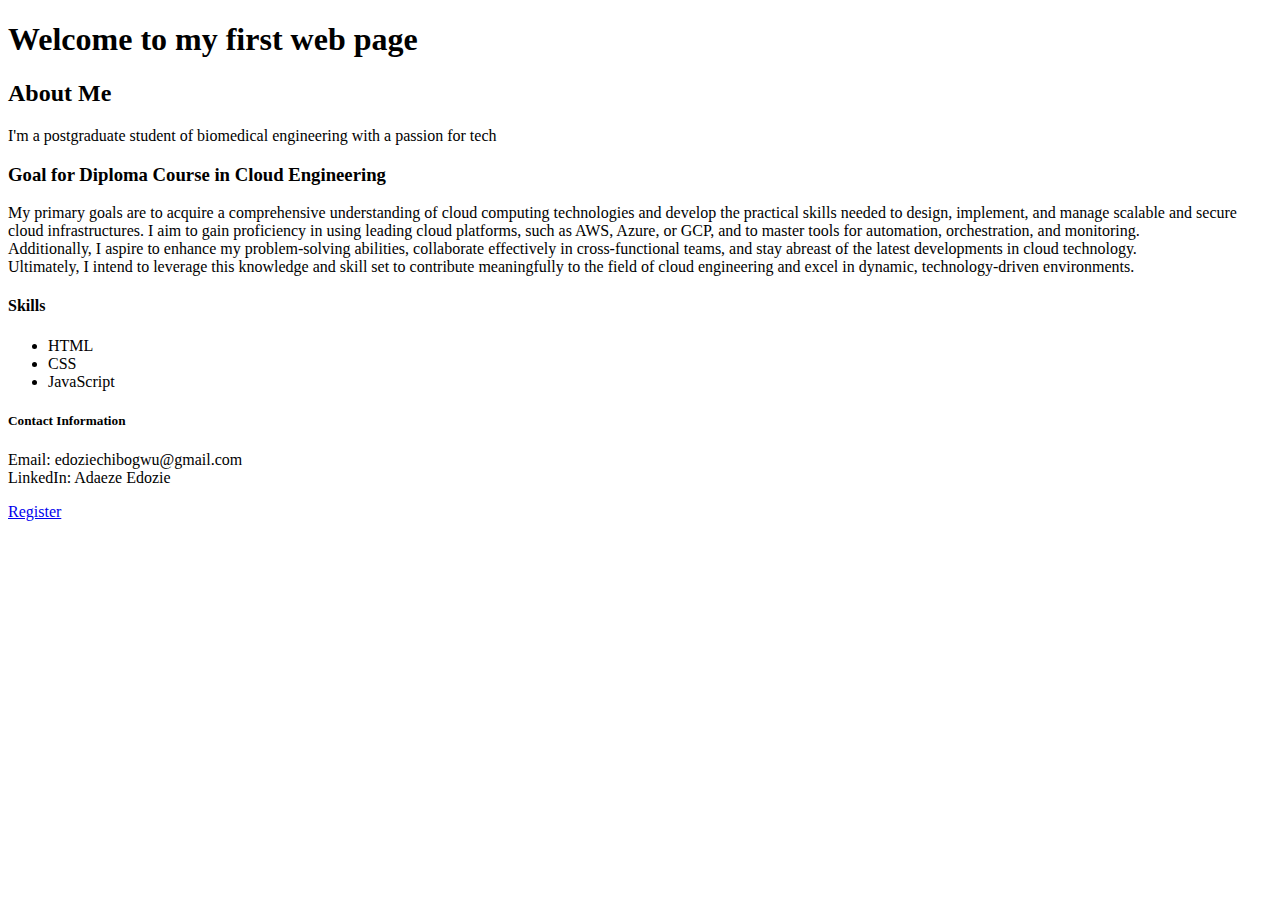
<file: Assignment 1/index.html>
<!DOCTYPE html>
<html lang="en">
<head>
    <meta charset="UTF-8">
    <meta http-equiv="X-UA-Compatible" content="IE=edge">
    <meta name="viewport" content="width=device-width, initial-scale=1.0">
    <title>My First Web Page</title>
</head>
<body>

    <h1>Welcome to my first web page</h1>

    <h2>About Me</h2>
    <p>I'm a postgraduate student of biomedical engineering with a passion for tech</p>

    <h3>Goal for Diploma Course in Cloud Engineering</h3>
    <p>My primary goals are to acquire a comprehensive understanding of cloud computing technologies and develop the practical skills needed to design, implement, and manage scalable and secure cloud infrastructures. I aim to gain proficiency in using leading cloud platforms, such as AWS, Azure, or GCP, and to master tools for automation, orchestration, and monitoring.</br>Additionally, I aspire to enhance my problem-solving abilities, collaborate effectively in cross-functional teams, and stay abreast of the latest developments in cloud technology. </br>Ultimately, I intend to leverage this knowledge and skill set to contribute meaningfully to the field of cloud engineering and excel in dynamic, technology-driven environments.</p>

    <h4>Skills</h4>
    <ul>
        <li>HTML</li>
        <li>CSS</li>
        <li>JavaScript</li>
        
    </ul>

    <h5>Contact Information</h5>
    <p>Email: edoziechibogwu@gmail.com</br>LinkedIn: Adaeze Edozie</p>
   

    <a href="registration.html">Register</a>
</body>
</html>
</file>
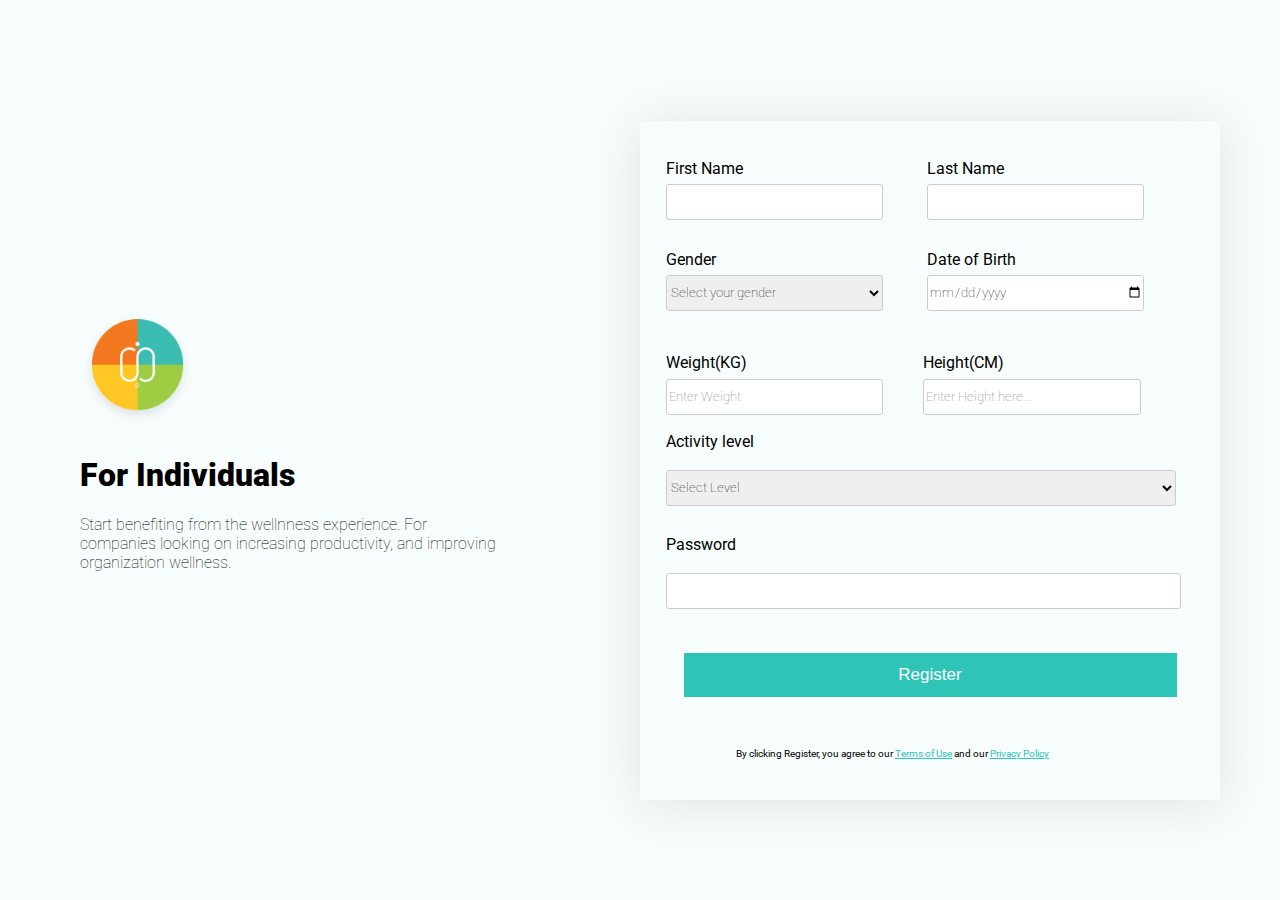
<file: Assignment 2/index.html>
<!DOCTYPE html>
<html lang="en">
<head>
    <meta charset="UTF-8">
    <meta name="viewport" content="width=device-width, initial-scale=1.0">
    <link rel="stylesheet" href="style.css">    
    <title>Form</title>
</head>
<body>
    <!DOCTYPE html>
<html>
<head>
    <title> Form </title>
</head>
<body>

  <!-- main content-->
<div id="main">
<!-- intro and logo -->
    <div id="intro">
        <img src="image/Logo.png" alt="logo">
        <article>
        <h1>For Individuals</h1>
        <!--text-->
         <p id="intro-p">
            Start benefiting from the wellnness experience. For
            companies looking on increasing productivity, and improving
            organization wellness.
         </p>
        </article> 
   </div>
   

<!--form section-->
    <div id="form-box"> 
        <form action="/submit_application" method="post">

  
        <div id="fname">
          <label id="label" for="fname">First Name</label><br>
          <input type="text" class="input" name="fname" required>
         </div>
         <div id="lname">
          <label id="label"  for="lname">Last Name</label><br>
          <input type="text"  class="input"  name="lname" >
         </div>
<!--gender-->
         <div id="gender">
          <label id="label"  for="gender">Gender</label><br>
          <select  name="gender" class="input" required>
            <option id="option" value="" disabled selected>Select your gender</option>
            <option  id="option" value="male">Male</option>
            <option id="option" value="female">Female</option>
            <option id="option" value="other">Other</option>
          </select>
         </div>
  

<!--date of birth-->
<div id="dob">
  <section>
     <label id="label"  for="dob">Date of Birth</label><br>
     <input type="date"  class="input" name="dob" required>
       </section>
     </div>

          <!-- Weight Input -->
      <div id="weight" >
        <section>
        <label id="label" for="weight">Weight(KG)</label><br>
       <input type="number" id="weight-box "  class="input" name="weight" placeholder="Enter Weight" required>
       </section>
      </div>
<!---height-->
        <div id="height">
          <section>
        <label id="label" for="height">Height(CM)</label><br>
      <input type="number" id="height-box"  class="input"   name="height" placeholder="Enter Height here..." required>
      <br>
      </section>
        </div>
     <!--activity-->
      <div id="activity">
        <label for="Activity Level"> Activity level</label><br>
        <select id="Activity" class="activityinput" name="activity" required>
          <option value="" disabled selected>Select Level</option>
            <option value="regular">regular</option>
            <option value="not so regular">not to regular</option>
            <option value="once once sha">once once sha</option>
         </select>
        </div>
   <!--password-->
       <div id="password">
        <label for="password">Password</label><br>
        <input type="password" class="password" name="password" required><br>
       </div>

      <!--register-->
       <div id="register">
        <button class="btn" type="submit">Register</button>
       </div>
       <p id="form-text">By clicking Register, you agree to our <a href="url">Terms of Use</a> and our <a href="url">Privacy Policy</a></p>
    </form>

    </div>


</div>
</body>
</html>
</file>
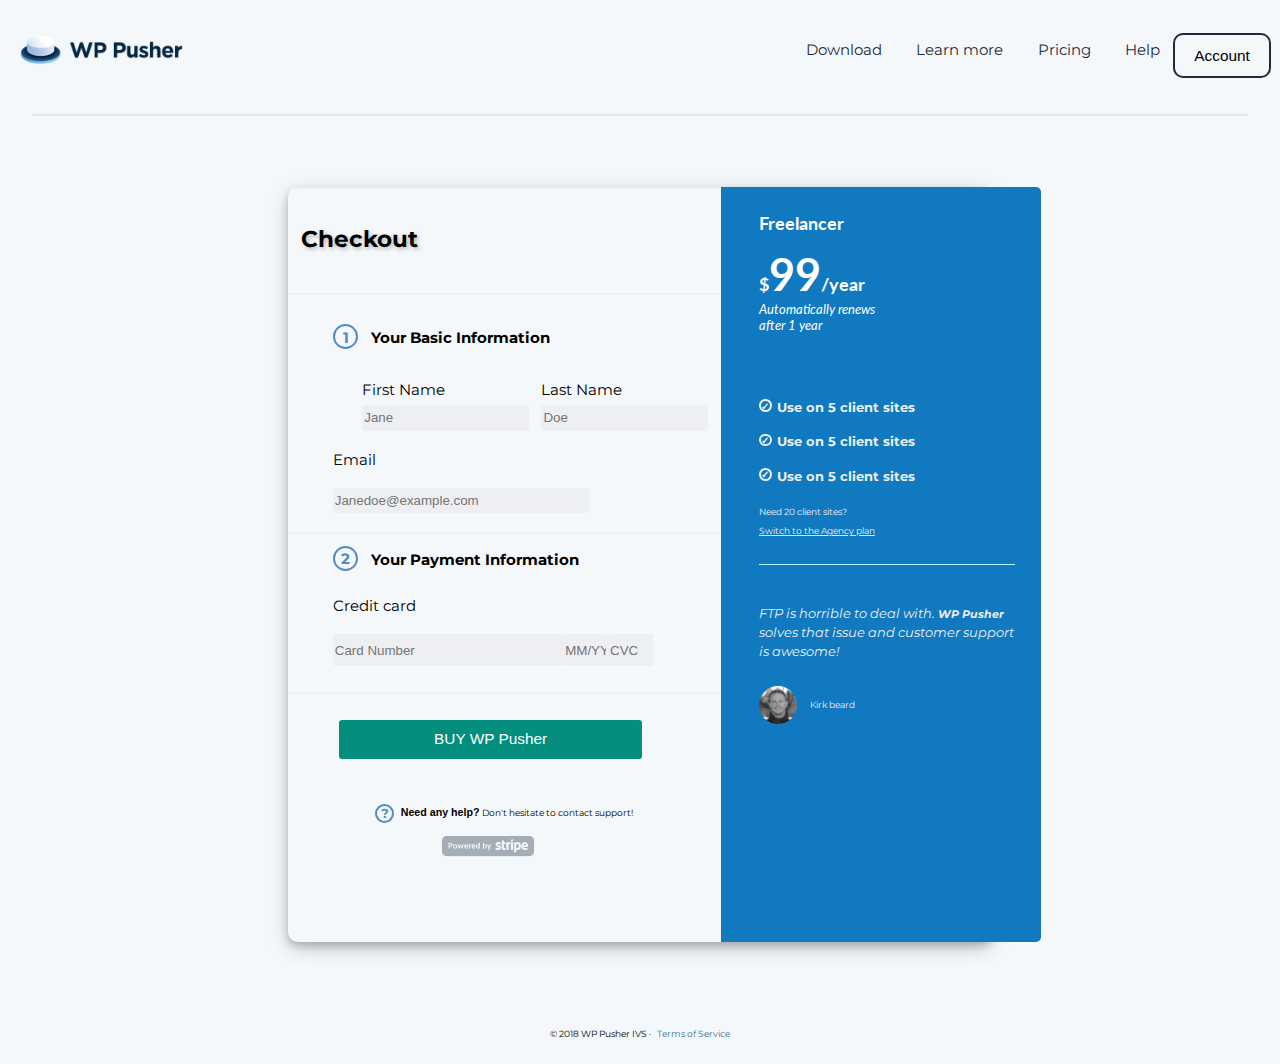
<file: Assignment 3/index.html>
<!DOCTYPE html>
<html lang="en">
<head>
    <meta charset="UTF-8">
    <meta name="viewport" content="width=device-width, initial-scale=1.0">
    <meta name="viewport" content="width=device-width, initial-scale=1">

    <link rel="preconnect" href="https://fonts.googleapis.com">
    <link rel="preconnect" href="https://fonts.gstatic.com" crossorigin>
    <link href="https://fonts.googleapis.com/css2?family=Lato:ital,wght@0,100;0,300;1,100;1,400&family=Montserrat&family=Roboto:wght@100;500;900&display=swap" rel="stylesheet">
    <link rel="preconnect" href="https://fonts.googleapis.com">
    <link rel="preconnect" href="https://fonts.gstatic.com" crossorigin>
    <link href="https://fonts.googleapis.com/css2?family=Lato:ital,wght@1,100&display=swap" rel="stylesheet">
    <link rel="stylesheet" href="style.css">
   <title>WP Pusher</title>
</head>
<body>

<!--Navigation menu-->
    
        <nav id="navbar" class="navbar">
            <span class="logo">
                       <a> <img src="image/wppusher-logo copy.png" id="logo" ></a>
            </span>
            <ul>
                <li><a href="#">Download</a></li>
    <li id="nav-txt"><a href="#">Learn more</a></li>
    <li><a href="#">Pricing</a></li>
    <li><a href="#">Help</a></li>
    <button  class="nav-btn">Account</button>
</ul>      
      
  </nav>  
<hr>


  <!--Main menus-->
<main id="main">
    <!--form-->
    <div id="form-card">
        <div id="right">
             <form>
                <section class="head-text">
                <div id="head-text">
                    <h2>Checkout</h2>
                    </div>
                </section>
                <section class="name-section">
                <span id="basic-info"><span class="circle"><h4 class="text-circle">1</h4></span><h4>Your Basic Information</h4></span>
                <div id="name">
                    <div id="fname">
                <label for="fname">First Name</label><br>
                <input type="text" class="label"   name="fname" placeholder="Jane" required>
                  </div>
                  <div id="fname">
                <label for="lname">Last Name</label><br>
                <input type="text"  class="label" id="lname" placeholder="Doe" required>
                  </div>
                 </div>
               </section>
                   <div id="email-box"> 
                <label for="email">Email</label><br>
                <input type="text" id="email" name="email" placeholder="Janedoe@example.com" required>
                </div>
                 <section id="pay-section">

                    <div id="bottom-text">
                <span id="basic-info"> <span class="circle"><h4 class="text-circle">2</h4></span><h4>Your Payment Information</h4></span>
                </div>   
                <div id="creditCard">
                  <label for="cardNumber">Credit card</label><br>
                  <div id="credit-input">
                   <input type="text" id="cardNumber" name="cardNumber" placeholder="Card Number" required>
                   <input type="text" id="expirationDate" name="expirationDate" placeholder="MM/YY" required>
                   <input type="text" id="cvv" name="cvv" placeholder="CVC" required>
                  </div>
                   </div>
                 </section>
                   
                 <div id="Buy">
                    <button id="btn" class="btn" type="submit">BUY WP Pusher</button>
                   </div>
                 
                   <div id="footer">
                   <div id="footer-text"><span class="ft-circle"><h4>?</h4></span><span><h5 id="help">Need any help?</h5> <p>Don't hesitate to contact support!</p></span></div>
                      <img id="foot-btn" src="image/powered_by_stripe.png">  
                   <!-- <button id="foot-btn"> powered by <span>stripe</span></button> -->
                    </div>
             
                    </form>
            </div>
    
       <div id="left">
<div id="left-text">
    <div id="colum-1">
     <h3>Freelancer</h3>
     <h3>$<span id="big-num">99</span>/year</h3>
     <i>Automatically renews after 1 year</i>
    </div>
    <div id="colum-2">
        <div id="colum2-tick"><span class="r-circle"><h4 id="r-4">✓</h4></span><h5>Use on 5 client sites</h5></div>  
     <div  id="colum2-tick" ><span class="r-circle"><h4 id="r-4">✓</h4></span><h5>Use on 5 client sites</h5> </div>   
     <div  id="colum2-tick" ><span class="r-circle"><h4 id="r-4">✓</h4></span><h5>Use on 5 client sites</h5> </div>   
       <br>

       <p id="col2-txt">Need 20 client sites?</p><br>
       <p><a href="" id="col2-a">Switch to the Agency plan</a></p>
     </div>
</div>

<div id="column-3">
    <i id="colum-h5">
        FTP is horrible to deal with.
          <h5>WP Pusher</h5> solves that issue 
        and customer support is awesome!
        </i><br>
    <div id="l-footer">
    <img id="left-img" src="image/Bitmap.png" alt="icon of kirk bird"><p id="img-p">Kirk beard</p>
    </div>
</div>
   
    </div>
</div>
</main>


<footer id="foot">
    <div id="terms-txt">
    <p id="terms-txt"> © 2018 WP Pusher IVS ·  <a id="terms"> Terms of Service</a></p>
    </div>
</footer>
</body>
</html>
</file>
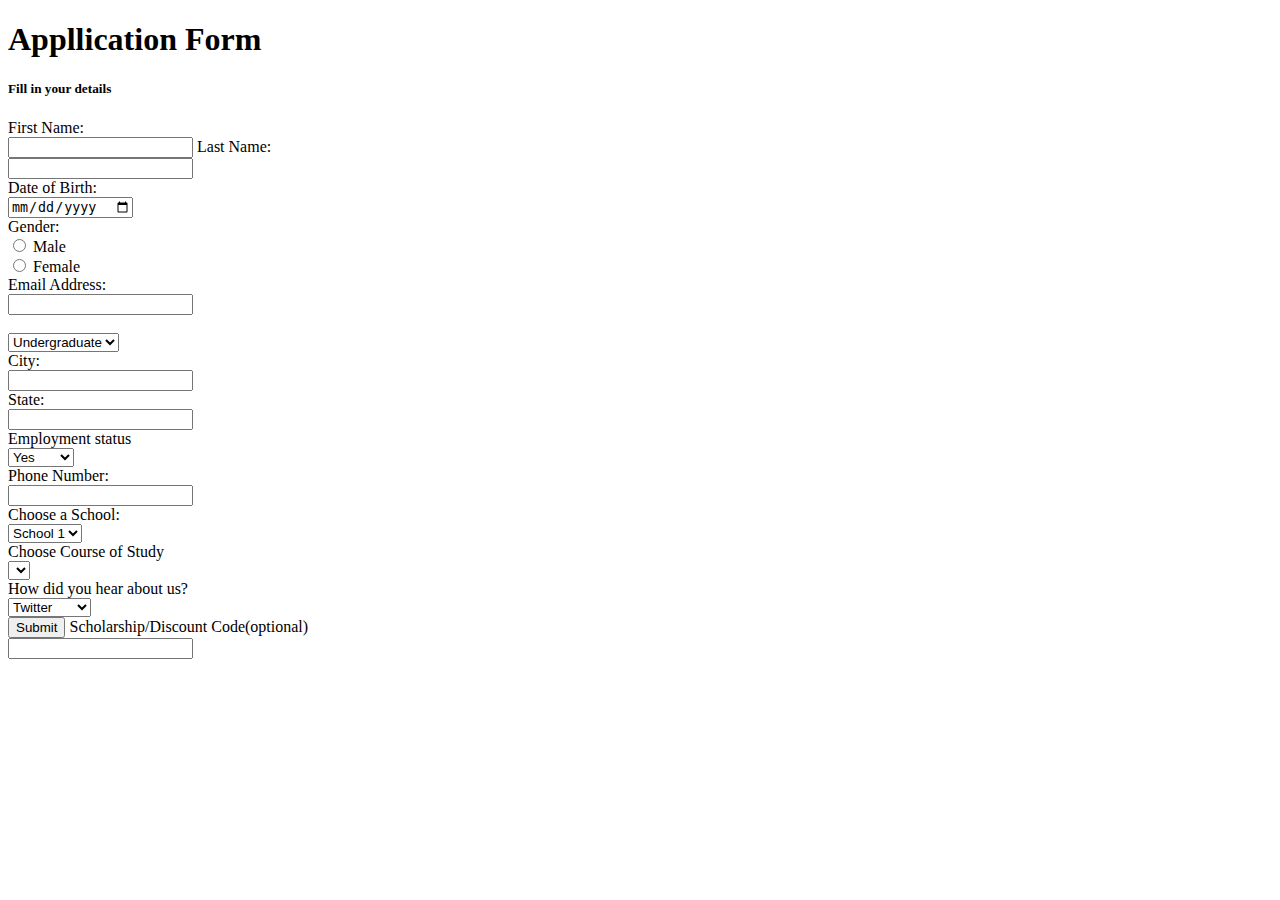
<file: Assignment 1/registration.html>
<!DOCTYPE html>
<html lang="en">
<head>
    <meta charset="UTF-8">
    <meta name="viewport" content="width=device-width, initial-scale=1.0">
    <title>Application Form</title>
</head>
<body>
    <!DOCTYPE html>
<html>
<head>
    <title>School Application Form</title>
</head>
<body>
    <!--form-->
    <h1>Appllication Form</h1>
    <form action="/submit_application" method="post">
        <h5>Fill in your details</h5>

        <label for="fname">First Name:</label><br>
        <input type="text" id="fname" name="fname">

        <label for="lname">Last Name:</label><br>
        <input type="text" id="lname" name="lname"><br>

        <label for="dob">Date of Birth:</label><br>
        <input type="date" id="dob" name="dob"><br>

        <label for="gender">Gender:</label><br>
        <input type="radio" id="male" name="gender" value="male">
        <label for="male">Male</label><br>
        <input type="radio" id="female" name="gender" value="female">
        <label for="female">Female</label><br>

        <label for="email">Email Address:</label><br>
        <input type="email" id="email" name="email"><br>

        <label for="Educational Level"></label><br>
        <select id="education" name="education">
            <option value="undergraduate">Undergraduate</option>
            <option value="Graduate">Graduate</option>
            <option value="postGraduate">PostGraduate</option>
         </select><br>

        <label for="city">City:</label><br>
        <input type="text" id="city" name="city"><br>

        <label for="state">State:</label><br>
        <input type="text" id="state" name="state"><br>

        <label for="Employment">Employment status</label><br>
        <select id="employment" name="employment">
           <option value="Yes">Yes</option>
           <option value="No">No</option>
           <option value="student">student</option>
        </select><br>

        <label for="phone">Phone Number:</label><br>
        <input type="tel" id="phone" name="phone"><br>

        <label for="school">Choose a School:</label><br>
        <select id="school" name="school">
           <option value="school1">School 1</option>
           <option value="school2">School 2</option>
           <option value="school3">School 3</option>
        </select><br>

        <label for="school">Choose Course of Study</label><br>
        <select id="Course" name="Course">
           <option value="Course1"></option>
           <option value="Course2"></option>
           <option value="Course3"></option>
        </select><br>

        <label for="media">How did you hear about us?</label><br>
        <select id="school" name="school">
           <option value="twitter">Twitter</option>
           <option value="Facebook">Facebook</option>
           <option value="Instagram">Instagram</option>
           <option value="whatsapp">Whatsapp</option>
           <option value="Friend">Friend</option>
           <option value="BillBoard">BillBoard</option>
           <option value="other">Other</option>
        </select><br>
       
        <input type="submit" value="Submit">

        <label for="">Scholarship/Discount Code(optional)</label><br>
        <input type="text" id="country" name="country"><br>
    
        </form>
</body>
</html>
</file>
<file: Assignment 2/style.css>
@import url('https://fonts.googleapis.com/css2?family=Montserrat&family=Roboto:wght@100;500;900&display=swap');

*{
  box-sizing: border-box;
} 


:root {
        --green: #2EC4B6;
  }

 html, body{
    margin:0;
    padding: 0;
    background-color: #f7fdfc;
   font-family: 'Montserrat', sans-serif;
font-family: 'Roboto', sans-serif;
}


#main{
    display: flex;
    flex-direction: row;
    align-items: center;
    justify-content: center;
    width: 100%;
    min-height: 100vh;
}

#intro{
width: 100%;
max-width: 460px;
margin: 0 auto;
padding: 20px;
box-sizing: border-box;
}

#intro img{
    width: 100%;
    height: auto;
    max-width: 9vw;
}

h1{
  font-weight: 900;
}

#intro-p{
font-weight: 100;
}

h1{
    font-weight: 900;
}

input, select, option{
    font-family: 'Montserrat', sans-serif;
    font-family: 'Roboto', sans-serif;
    font-weight: 100;
}

#form-box{
    display: flex;
    flex-direction: row;
    flex-wrap: wrap;
    justify-content: flex-start;
    margin-top: 20px;
    width: 100%;
    max-width:580px;
    height: 679px;
    margin-right:auto;
    margin-left: auto;
    box-shadow: 0px 4px 50px 0px rgba(4, 8, 19, 0.1);
}

#form-text{
    margin-left: 6rem;
    font-size: 0.8vw;
}

a{
    color: var(--green);
}

form{
 display: flex;
 flex-direction: row;
flex-wrap: wrap;
margin-top: 2vw;

}
  
#fname {
    width: 45%;
padding-top: 1vw;;
    height: 7.2%;
   padding-left: 2vw;

}

#lname {
    width: 45%;
padding-top: 1vw;
height: 7.2%;
   padding-left: 2vw;
}


 .input{
    min-width: 17vw; 
    height: 4vh;
    border: 0.5px solid #ccc;
    font-weight: 100;
    margin-top: 0.5vw;
    border-radius: 3px;
   }

   input{
    border:none;
}

input:focus, textarea:focus, select:focus
{
border: 1px solid var(--green);
box-shadow: 0 0 3px var(--green);
outline-offset: 0px;
outline: none;
}  


#gender{
    width: 45%;
    padding-left: 2vw;
    padding-top: 2.1vw;
}

#dob{
    width: 45%;
    margin-top: 2.1vw;
    padding-left: 2vw;
}

#weight{
    width: 40%;
    padding-top: 1vw;;
        height: 7.2%;
       padding-left: 2vw;

}


#height{
    width: 40%;
    padding-top: 1vw;
        height: 7.2%;
       padding-left: 4vw;
       
}


#activity{
    display: flex;
    flex-direction: column;
    justify-content: center;
    width: 97%;
    padding-left: 2vw;
}

select{
    border-radius: 3px;;
}

.password{
    border-radius: 3px;
}
.activityinput{
    width: 95%;
    height: 4vh;
    border: 1px solid #ccc;
}


#password{
    display: flex;
    flex-direction: column;
    justify-content: center;
    width: 98%;
    padding-left: 2vw;
}

.password{
    width: 95%;
    height: 4vh;
    border: 1px solid #ccc;
}

#register{
    width: 100%;
    display: flex;
    flex-direction: column;
    flex-wrap: nowrap;
    align-items: center;
}


.btn{
    background: var(--green);
    color: white;
    padding: 12px;
    margin: 10px 0;
    border: none;
    width: 85%;
    cursor: pointer;
    font-size: 17px;
}




/*media query for extrta large devices*/
@media only screen and (min-width: 1540px) {

  #form-box{
      display: flex;
      flex-direction: row;
      flex-wrap: wrap;
      justify-content: space-between;
      margin-top: 20px;
      width: 100%;
      max-width:1000px;
      height: 800px;
      margin-right:auto;
      margin-left: auto;
      box-shadow: 0px 4px 50px 0px rgba(4, 8, 19, 0.1);
  }

  #fname{
      width: 40%;
      margin-left: 0vw;
      margin-right: 3vw;
      padding-right:2vw;
        }
  #lname{
          width: 30%;
        
  }

  #lname input{
      padding-left: 10vw;
  }

 #gender{
  width:40%;
  padding-top: 1;
 }

 #dob{
  width: 40%;
  margin-left: 3vw;
 }

 #weight{
   width: 40%;
   margin-bottom: 2vw;
 }
 
 #height{
  margin-bottom: 2vw;
  width: 40%;
  margin-left: 1vw;
 }

  #activity{
      padding-top: 0%;
   width: 98%;
   padding-top: 0%;
  }

#password{
  width: 98%;
}


#form-text{
  margin-left: 14rem;
  font-size: 0.8vw;
}

.input{
  min-width: 23vw; 
   height: 4vh;
  border: 0.5px solid #ccc;
  font-weight: 100;
  margin-top: 0.5vw;
 }

 input{
  border:none;
}


}

@media only screen and (max-width: 1024px) {


    #form-box{
        display: flex;
        flex-direction: row;
        flex-wrap: wrap;
        justify-content: space-between;
        margin-top: 20px;
        width: 100%;
        max-width:1000px;
        height: 800px;
        margin-right:auto;
        margin-left: auto;
        box-shadow: 0px 4px 50px 0px rgba(4, 8, 19, 0.1);
    }

    #fname{
        width: 40%;
        margin-left: 0vw;
        margin-right: 3vw;;
    }
    #lname{
            width: 40%;
          
    }

    #lname input{
        padding-left: 10vw;
    }

   #gender{
    width:40%;
    padding-top: 1;
   }

   #dob{
    width: 40%;
    margin-left: 3vw;
   }

   #weight{
     width: 40%;
     margin-bottom: 2vw;
   }
   
   #height{
    margin-bottom: 2vw;
    width: 40%;
    margin-left: 1vw;
   }

    #activity{
        padding-top: 0%;
     width: 98%;
     padding-top: 0%;
    }

  #password{
    width: 98%;
  }


  #form-text{
    margin-left: 14rem;
    font-size: 0.8vw;
}

.input{
    min-width: 24vw; 
     height: 4vh;
    border: 0.5px solid #ccc;
    font-weight: 100;
    margin-top: 0.5vw;
   }

   input{
    border:none;
}


}


/* Media Query for smaller screens */
@media (max-width: 768px) {
    #main {
      flex-direction: column; 
    }
  
    #form-box {
      margin-top: 20px;
      width: 90%;
       /* height:; */
      max-width: 100%;
      margin-left: auto;
      margin-right: auto;
      margin-bottom: 50px;
      height: 70vh;
    }



#intro img{
    width: 100%;
    height: auto;
    max-width: 12vw;
}

    .input{
        width: 100%;
    }

    #fname{
        margin-top: 1vw;
        width: 97%;
    }
    #lname{
        width: 97%;
    }

   #gender{
    width:97%;
   }

   #dob{
    width: 97%;
    margin-left: 0vw;
   }

   #weight{
     width: 97%;
     margin-bottom: 2vw;
   }
   
   #height{
    margin-bottom: 2vw;
    width: 97.5%;
    padding-left: 2%;
    margin-left: 0vw;
   }

    #activity{
        padding-top: 0%;
     width: 100%;
     padding-top: 0%;
    }

  #password{
    width: 100%;
  }

  /* #form-text{
    margin-top: 35vw;
  } */

 .input{
    min-width: 17vw; 
    height: 4vh;
    border: 1px solid #ccc;
    font-weight: 100;
    margin-top: 0.8vw;
   }

   #form-text{
    margin-left: 22vw;
    font-size: 2vw;
    margin-top: 100px;
    width: 40vw;
}
  }



  /* Media Query for tablets */
@media (max-width: 768px) {

    #main {
        flex-direction: column; 
      }
    
      #form-box {
        margin-top: 20px;
        width: 90%;
         /* height:; */
        max-width: 100%;
        margin-left: auto;
        margin-right: auto;
        margin-bottom: 50px;
        height: 65vh;
      }


      .input{
        width: 100%;
    }

    #fname{
        margin-top: 1.5vw;
        width: 97%;
    }
    #lname{
        width: 97%;
        margin-top: 1.5vw;
    }

   #gender{
    width:97%;
   }

   #dob{
    width: 97%;
    margin-left: 0vw;
   }

   #weight{
     width: 97%;
     margin-bottom: 2vw;
     margin-top: 1.5vw;
   }
   
   #height{
    margin-bottom: 2vw;
    width: 97.5%;
    padding-left: 2%;
    margin-left: 0vw;
   }

    #activity{
        padding-top: 0%;
     width: 100%;
     padding-top: 0%;
    }

  #password{
    width: 100%;
  }

  /* #form-text{
    margin-top: 35vw;
  } */

 .input{
    min-width: 17vw; 
    height: 4vh;
    border: 1px solid #ccc;
    font-weight: 100;
    margin-top: 0.8vw;
   }

   #form-text{
    text-align: center;
    margin-left: 22vw;
    font-size: 2vw;
    margin-top: 70px;
    width: 40vw;
}

}

/*for smaller screens*/

@media (max-width: 425px) {
  
    #form-box {
        margin-top: 20px;
        width: 90%;
    
        max-width: 100%;
        margin-left: auto;
        margin-right: auto;
        margin-bottom: 50px;
        height: 60vh;
      }

      #form-text{
        text-align: center;
        margin-left: 9vw;
        font-size: 3.5vw;
        margin-top: 70px;
        width: 71vw;
    }



}
</file>
<file: Assignment 3/style.css>
*{
    box-sizing: border-box;
  }
  
  html, body{
    padding: 0;
    margin: 0;
    font-family: 'Lato', sans-serif;
  font-family: 'Montserrat', sans-serif;
  /* font-family: 'Roboto', sans-serif; */
  background: #F5F8FA;
  display: flex;
  flex-direction:column ;
  }
  
  /*nav */
  #navbar {
    display: flex;
    flex-direction: row;
    width: 100%;
    margin-top: 0.9vw;  
  }
  
   hr{
    border: none;
    border-top: 2px solid #E0E6EA;
    margin: 20px 0; 
    width: 95%;
    align-self: center;
   }
  
  #logo{
    max-width: 80%;
    height: auto;
    margin-top: 1vw;
  }
  
  #navbar ul{
    display: flex;
    flex-direction: row;
    align-self: flex-end;
    flex-wrap: nowrap;
    color: #1D2C3C;
  
  }
  
  ul{
    margin-left: auto;
    list-style: none;
   
  }
  
  li{
  
    padding:1vw;
    color: #1D2C3C;
  }
  #nav-txt{
  color: #1D2C3C;
  }
  a{
    text-decoration: none;
    color: #1D2C3C;
  }
  a:hover{
    color: #1179BF;
    border-radius: 10px; 
  } 
  
  h3{
    margin-top: 3vh;
  }
  
  .nav-btn{
    display: flex;
    align-items: center;
    padding:0.2vw 1.5vw;
    /* font-size: 0.8vw; */
    border: 2px solid #1D2C3C;
    background: #F5F8FA;
    border-radius: 10px;
    margin-right:1vh;
    height: 5vh;
    margin-top: 0.7vh;
    font-size: 1.2vw;
  }
  
  
  .logo, a{
  margin-top: 1vh;
  margin-left: 1vh;
    text-decoration: none;
  }
  .logo,a:hover{
    text-decoration: none;
      pointer-events: none; 
  }
  /* main */
  #main{
    display: flex;
    justify-content: center;
    margin-top: 4vw;
    height: 50vw;
    /* width: 90%; */
    padding-right: 0%;
  }
  
  /*form card*/
  #form-card{
    display: flex;
    flex-direction: row;
    width: 55%;
    height: 52vw;
    border-radius: 10px;
    box-shadow: 0 4px 8px 0 rgba(0, 0, 0, 0.2), 0 6px 20px 0 rgba(0, 0, 0, 0.19);
  }
  
  /*dimensions for right side*/
  #right{
    width: 50vw;
    margin-left: 0vw;
    height:50vw;
    
  }
  
  /*dimensions for left side*/
  #left{
    display: flex;
    flex-direction: column;
    background: #1179BF;
    width: 20vw;
    height: 52vw;
    padding-left: 0%;
    border-top-right-radius:5px ;  
    border-bottom-right-radius:5px ;     
  }
  
  
  /*styling for left side*/
  #head-text{
     border-bottom: 2px solid #EDEFF2;
     border-top: 2px solid #EDEFF2;
     height:12vh;
  
  }
  
  
  #head-text h2{
  margin-left: 1vw;
  margin-top: 4vh;
  margin-bottom: 8vh; 
  }
  
  
  
  h2{
    text-shadow: 2px 2px 4px rgba(0, 0, 0, 0.25);
  }
  
  
  #bottom-text{
    height: 4vw;
    border-top: 2px solid #EDEFF2;
    display: flex;
    flex-direction: row;
    align-items: center;
  }
  #bottom-text h2{
    margin-left: 1vw;
    padding-top: 5vw;
    margin-bottom: 4vh; 
  }
  
  #pay-section{
    padding-bottom: 2vw;
    border-bottom: 2px solid #EDEFF2;
  }
  
  .circle{
    display: inline-block;
    position: relative;
    border-radius: 50%;
    width: 2vw;
    height: 2vw;
    overflow: hidden;
    margin-top: 1.8vh;
    margin-right: 1vw;;
  }
  
  .circle h4{
    position: absolute;
    top: 50%;
    left: 50%;
    transform: translate(-50%, -50%);
    margin: auto;
    color: #548BC5 ;
  }
  
  .text-circle{
    color: #548BC5;
  }
  
  .circle {
    border: 2px solid #548BC5
  }
  
  #basic-info{
    display: flex;
    flex-direction: row;
    flex-wrap: nowrap;
    margin-left:3.5vw;
    height: 8vh;
    margin-top: 1vw;
  }
  
  #name{
  width: 70%;   
  display: flex;
  flex-direction: row;
  flex-wrap: nowrap;
  margin-left:5.8vw;
  margin-bottom: 1.5vw;
  justify-content: space-around;
  }
  
  #name input{
    width: 13vw;
    height: 2vw;;
  }
  #fname{
  padding-right:1vw;
  }
  
  #email-box{
  width: 20vw; 
  display: flex;
  flex-direction: column;
  flex-wrap: nowrap;
  margin-left:3.5vw;
  margin-bottom: 1.5vw;
  }
  
  #email-box input{
    height: 2vw; 
    border-radius: 3px
    
  }
  
  #creditCard{
    width: 70%;   
    display: flex;
    flex-direction: column;
    flex-wrap: nowrap;
    margin-left:0vw;
    justify-content: space-around;
  }
  
  #credit-input{
    width: 25vw;  
    display: flex;
   flex-direction: row;
    margin-left:3.5vw;
    justify-content: space-around;
  }
  input{
  background: #EDEFF2;
  border:none;
  border-radius: 3px;
  }
  
  .label{
  margin-top: 0.5vw;
  }
    
  #creditCard label{
    margin-left: 3.5vw;
    margin-top: 1vw;
   }
  
  #cardNumber{
    width:25vw;
  }
  
  #cvv{
    width:3.5vw;
  }
  
  
  
  #expirationDate{
    width:3.5vw;
    height: 2.5vw;
  }
  
  
  
  #btn{
    background-color: #038E7D;
    color: white;
    padding: 0.5vw;
    margin: 2vw 0;
    margin-left: 4vw;;
    border: none;
    width: 70%;
    cursor: pointer;
    font-size: 1.2vw;
    border-radius: 3px;
    height: 4.4vh;
    display: 1nlie-block;
  }
  
  
  #footer{
    display: flex;
    align-items: center;
    justify-content: space-between;
    margin-left:3vw;
    height: 5vw;
  }
  
  #footer,p{
    font-size: 0.7vw;
      width: 3vw;
        margin-bottom: 2vw;;
      display: inline;
        }   
  
  #footer, h5{
  font-size: smaller; 
  display: inline;     
        }
  #help{
    font-family: 'Lato', sans-serif;
    font-family: 'Onest', sans-serif;
  
    }
  #foot-btn{
  margin-top: 1vw;
  margin-left: 12vw;
  color: #FFFFFF;
  font-size: 1vw;
  border: none;
  }
  
  .ft-circle{
    display: inline-block;
    position: relative;
    border-radius: 50%;
    width: 1.5vw;
    height: 1.5vw;
    overflow: hidden;
    margin-top: 0vw;
    margin-right: 0.5vw;
    margin-top: 0.5;
    }
  
  .ft-circle h4{
    position: absolute;
    top: 50%;
    left: 50%;
    transform: translate(-50%, -50%);
    margin: auto;
    color: #548BC5 ;
  }
  
  /* Additional styling for demonstration purposes */
  .ft-circle {
    border: 2px solid #548BC5
  }
  
  #footer-text{
    margin-left: 0vw;
    padding-left:0 ;
    display: flex;
    justify-content: center;
  }
  
  /* stylying for the right side*/
  
  
  #colum-1{
    margin-left: 3vw;
    width: 12vw;
    display: flex;
    flex-direction: column;
    justify-content: space-around; 
    padding: 0;
    color: #FFFFFF;
  margin-top: 4vw;
  
  }
  
  #colum-1, h3{
    width: 8vw;
    margin-top: 5vw;;
    margin-bottom: 0;
  }
  
  i{
    font-size: smaller;
    width: 10vw; 
  }
  
  #colum-1, h3{
      margin-bottom:0;
      font-family: 'Lato', sans-serif;
  }
  #colum-1,h5{
   margin-top: 1vw;;
  }
  #big-num{
    font-family: 'Lato', sans-serif;
    font-size: 250%;
  }
  
  #colum-2{
    flex-direction: column;
    justify-content: center;
    margin-left: 3vw;
    margin-top: 5vw;
    color: #EDEFF2;
     justify-content: center;
  }
  
  h3{
    margin-top: 1vw;
  }
  
  #colum2-tick{
  width: 11vw;
  display: inline-block;
  margin-bottom: 1.2vw;
  
  }
  
  .r-circle{
    display: inline-block;
    text-align: center;
  align-items: center;
    position: relative;
    border-radius: 50%;
    width: 1vw;
    height: 1vw;
    overflow: hidden;
    margin-top: 0vw;
    margin-right: 0.4vw;
    margin-top: 0;
    color: #EDEFF2;
    }
  
  .r-circle h4{
    position: absolute;
    top: 50%;
    left: 50%;
    transform: translate(-50%, -50%);
    margin: auto;
  
  }
  
  
  .r-circle {
    border: 2px solid #EDEFF2;
  }
  
  #r-4{
    color:#EDEFF2;
    font-size: 10px;
  }
  
  #col2-a {
    color: #EDEFF2;
    margin-bottom: 2vw;
    width: 5vw;
    text-decoration: underline;
    text-decoration-color:#B9F5FF;
    transition: 1s;
    margin-left: 0;
  }
  
  #col2-a:hover{
    color: #EDEFF2;
    /* padding: 0%; */
    background: #1179BF;
    border:none;
    text-decoration: underline;
  }
  
  #column-3{
    padding-top: 3vw;;
    margin-left: 3vw;
    width: 13vw;
    margin-right: 2vw;
    color:#EDEFF2;
    margin-top: 2vw;;
   border-top: 0.1px solid #B9F5FF;
  }
  
  #l-footer{
    width: 10vw;
  display: flex;
  flex-direction: row;
  flex-wrap: nowrap;
  margin-left: 0;
  left: 0;
  justify-content: space-evenly;
  }
  
  
  #left-img{
    margin-top: 2vw;
    border-radius: 50%;
    height: 3vw;
  }
  
  #img-p{
    margin-bottom:0vw;
    height: 1vw;
    width: 10vw;
   margin-top: 3vw;
   margin-left: 1vw;
  }
  
  
  #foot{
    display: flex;
    flex-direction: row;
    flex-wrap: nowrap;
    margin-top:15vw;
    width: 100vw;
   height: auto;
    align-items: center;
    justify-content: center;
  }
  
  
  #terms-txt{
  display: flex;
  flex-direction: row;
   width: 100vw;
   justify-content: center;
  }
  
  #terms{
  margin:0;
  color: #31708F;
  margin-left: 0.5vw;
  }
  
  #terms,a{
   text-decoration: none;
  }
  
  
  /*Media queries*/
  /*for large screens*/
  
  @media screen and (max-width: 2000px) {
    html, body {
      font-size: 1.2vw; 
    }
  
    #form-card{
        height: 59vw;
        width: 55vw;
    }
    
    #left{
        height: 59vw;
        width: 28vw;
    }
    
    #column-3{
        width: 20vw;
       }
  
       #colum2-tick{
        width: 18vw;
        font-size:0.5;
        display: inline-block;
        margin-bottom: 1.2vw;
      
      }
  
      .btn{
        font-size: 2vw;
      }
    
  }
  
  @media screen and (max-width:1024px){
    li{
      margin-top: 1vw;
      
    }
  }
  
  
  /*for tabs*/
  @media screen and (max-width: 768px) {
    html, body {
      font-size: 1.8vw; 
    }
  
  
  #form-card{
    height: 75vw;
    width: 65vw;
  }
  
  #left{
    height: 75vw;
    width: 28vw;
  }
  
  
  
  
  #colum2-tick{
    width: 18vw;
    font-size:0.5;
    display: inline-block;
    margin-bottom: 1.2vw;
  
  }
  
  
  .r-circle{
    width: 1.4vw;
    height: 1.4vw;
     }
  
  
     #col2-txt{
        font-size: 1vw;
     }
  
    #col2-a{
        font-size: 1vw;
    }
  
   #column-3{
    width: 18vw;
   }
  
   .btn{
    background-color: #038E7D;
    color: white;
    padding: 5px;
    margin: 2vw 0;
    margin-left: 4vw;;
    border: none;
    width: 70%;
    cursor: pointer;
    font-size: 12px;
    border-radius: 3px;
    height: 3vh;
  }
  
  
  #foot-btn{
    margin-top: 1vw;
    margin-left: 11vw;
  color: #FFFFFF;
  font-size: 1vw;
  border: none;
  }
  
  
  }
  
  
  @media screen and (max-width: 550px) {
    html, body {
      font-size: 1.8vw; 
    }
   
    #logo{
    max-width: 50%;
    height: auto;
    }
  
  
    #form-card{
        margin-top: 100px;
        height: 80vw;
        width: 75vw;
    }
    
  .name-section{
  }
  
    #left{
        height: 80vw;
        width: 28vw;
    }
  
     #left-text{
        margin-top: 8vw;
     }
  
    #colum2-tick{
        width: 18vw;
        font-size:0.5;
        display: inline-block;
        margin-bottom: 1.2vw;
      
      }
     
      #pay-section{
        width: 10
      }
  
   #creditCard{ 
    margin-left: 2vw;
    }
  
  
    #basic-info{
        padding-left: 2vw;;
    }
  
      .circle{
         width: 2.5vw;
        height: 2.5vw;
        overflow: hidden;
        margin-top: 1.4vh;
        margin-right: 1vw;;
    }
  
  
      .ft-circle{
        width: 1.5vw;
        height: 1.5vw;
        overflow: hidden;
        margin-top: 0vw;
        }
    
   
      .r-circle{
        width: 1.8vw;
        height: 1.8vw;
         }
    
    
         #col2-txt{
            font-size: 1vw;
         }
    
        #col2-a{
            font-size: 1vw;
        }
    
       #column-3{
        width: 18vw;
       }
       
       #basic-info{
        height: 4vh;
    }
  
    #email-box{
        margin-left: 6vw;;
    }
  
  input{
    font-size: 1.6vw;
  }
  #expirationDate{
    width:6vw;
  }
  #cvv{
    width: 5vw;
  }
  #credit-input{
    width: 30vw;
  }
  }
  
  /*for smaller screens*/
  @media screen and (max-width: 425px) {
    html, body {
      font-size: 1.8vw; 
    }
  
  #navbar{
    display: flex;
    flex-direction: row;
    flex-wrap: nowrap;
  }
  
    #logo{
        max-width: 50%;
        height: auto;
        }
    
    #form-card{
        display: flex;
        margin-top: 100px;
        height: 90vw;
        width: 75vw;
    }
    
    #left{
        height: 90vw;
        width: 28vw;
    }
  
     #left-text{
        margin-top: 8vw;
     }
  
    #colum2-tick{
        width: 18vw;
        font-size:0.5;
        display: inline-block;
        margin-bottom: 1.2vw;
      
      }
     
      #pay-section{
          width: 10
      }
  
   #creditCard{ 
    margin-left: 2vw;
    }
  
  
    #basic-info{
        padding-left: 2vw;;
    }
  
      .circle{
         width: 2.5vw;
        height: 2.5vw;
        overflow: hidden;
        margin-top: 1.4vh;
        margin-right: 1vw;;
    }
  
  
      .ft-circle{
        width: 1.5vw;
        height: 1.5vw;
        overflow: hidden;
        margin-top: 0vw;
        }
    
   
      .r-circle{
        width: 1.8vw;
        height: 1.8vw;
         }
  
         .btn{
            background-color: #038E7D;
            color: white;
            padding: 4px;
            margin: 2vw 0;
            margin-left: 4vw;;
            border: none;
            width: 70%;
            cursor: pointer;
            font-size: 6px;
            border-radius: 3px;
            height: 2vh;
        }
  
  
        #foot-btn{
            margin-top: 1vw;
            margin-left: 9vw;
            /* background: #566473; */
            border-radius: 5px;
          background-color: #DADADA;
           font-size: 1.8vw;
           color: #FFFFFF;
          }
  
         #col2-txt{
            font-size: 1vw;
         }
    
        #col2-a{
            font-size: 1vw;
        }
    
       #column-3{
        width: 18vw;
       }
       
       #basic-info{
        height: 4vh;
    }
  
    #email-box{
        margin-left: 6vw;;
    }
  
  input{
    font-size: 1.6vw;
  }
  #expirationDate{
    width:6vw;
  }
  #cvv{
    width: 5vw;
  }
  #credit-input{
    width: 30vw;
  }
  
  }
</file>
